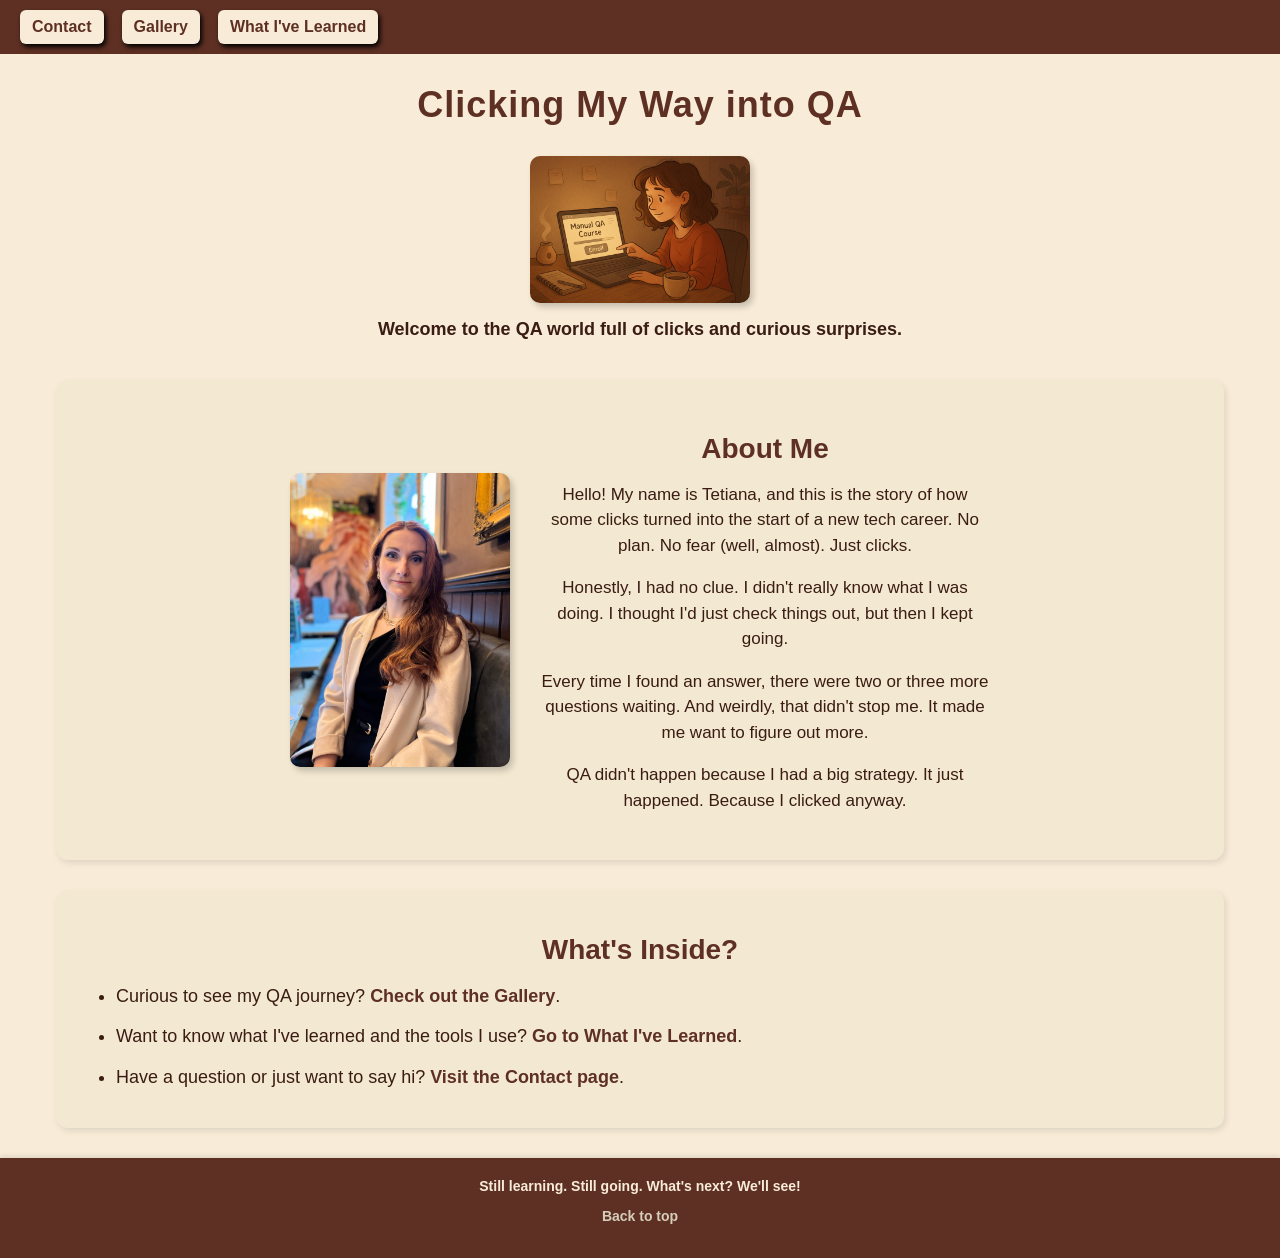
<file: HTML/Index.html>
<!DOCTYPE html>
<html>
<head>
  <meta charset="UTF-8">
  <title>Clicking My Way</title>
  <link rel="stylesheet" href="style.css">
</head>
<body>
    <a id="top"></a>
    <nav>
       <a href="pages/Contact.html"><button>Contact</button></a> |
       <a href="pages/Gallery.html"><button>Gallery</button></a> |
       <a href="pages/Learn.html"><button>What I've Learned</button></a>
    </nav>
    <div class="welcome-block">
       <h1>Clicking My Way into QA</h1>
       <img src="photo/Enroll.jpg" alt="The girl applies for QA course" width="200">
       <p>Welcome to the QA world full of clicks and curious surprises.</p>
    </div>
    <div class="about-me">
       <img src="photo/My photo.jpeg" alt="My Photo" width="300">
       <div class="text">
          <h2>About Me</h2>
          <p>Hello! My name is Tetiana, and this is the story of how some clicks turned into the start of a new tech career. No plan. No fear (well, almost). Just clicks.</p>
          <p>Honestly, I had no clue. I didn't really know what I was doing. I thought I'd just check things out, but then I kept going.</p>
          <p>Every time I found an answer, there were two or three more questions waiting. And weirdly, that didn't stop me. It made me want to figure out more.</p>
          <p>QA didn't happen because I had a big strategy. It just happened. Because I clicked anyway.</p>
       </div>
    </div>
    <div class="whats-inside">
      <h2>What's Inside?</h2>
      <ul>
         <li>Curious to see my QA journey? <a href="pages/Gallery.html">Check out the Gallery</a>.</li>
         <li>Want to know what I've learned and the tools I use? <a href="pages/Learn.html">Go to What I've Learned</a>.</li>
         <li>Have a question or just want to say hi? <a href="pages/Contact.html">Visit the Contact page</a>.</li>
      </ul>
    </div>
    <footer>
      <strong>Still learning. Still going. What's next? We'll see!</strong>
      <p><a href="#top">Back to top</a></p>
    </footer>
</body>
</html>
</file>
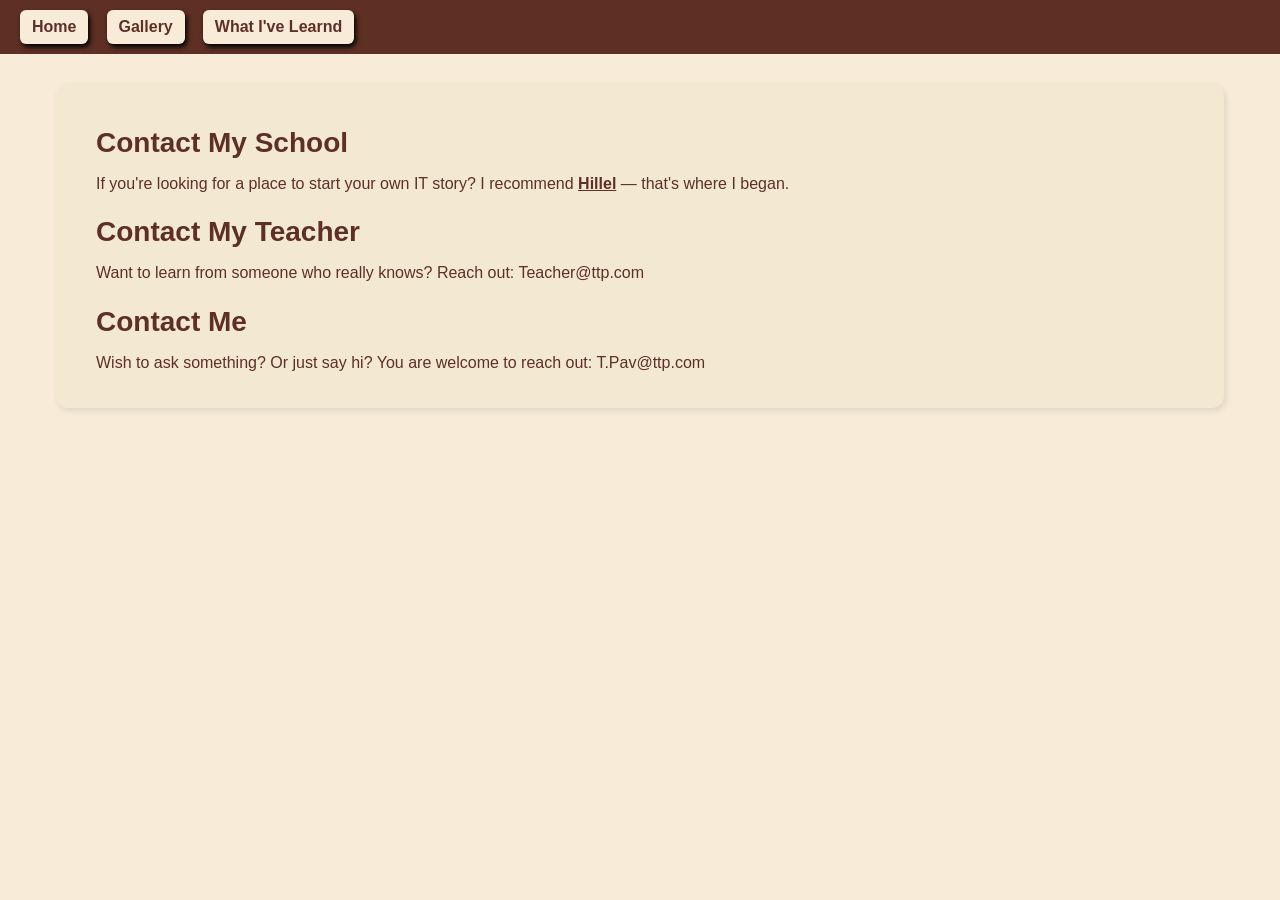
<file: HTML/pages/Contact.html>
<!DOCTYPE html>
<html>
<head>
   <meta charset="UTF-8">
   <title>Contact</title>
   <link rel="stylesheet" href="../style.css">
</head>
<body>
 <nav>
  <a href="../Index.html"><button>Home</button></a> |
  <a href="Gallery.html"><button>Gallery</button></a> |
  <a href="Learn.html"><button>What I've Learnd</button></a>
 </nav>
   <div class="contact">
     <h2>Contact My School</h2>
     <p>If you're looking for a place to start your own IT story? I recommend <a href="https://ithillel.ua">Hillel</a> — that's where I began.</p>
     <h2>Contact My Teacher</h2>
     <p>Want to learn from someone who really knows? Reach out: Teacher@ttp.com</p>
     <h2>Contact Me</h2>
     <p>Wish to ask something? Or just say hi? You are welcome to reach out: T.Pav@ttp.com</p>
   </div>  
</body>
</html>
</file>
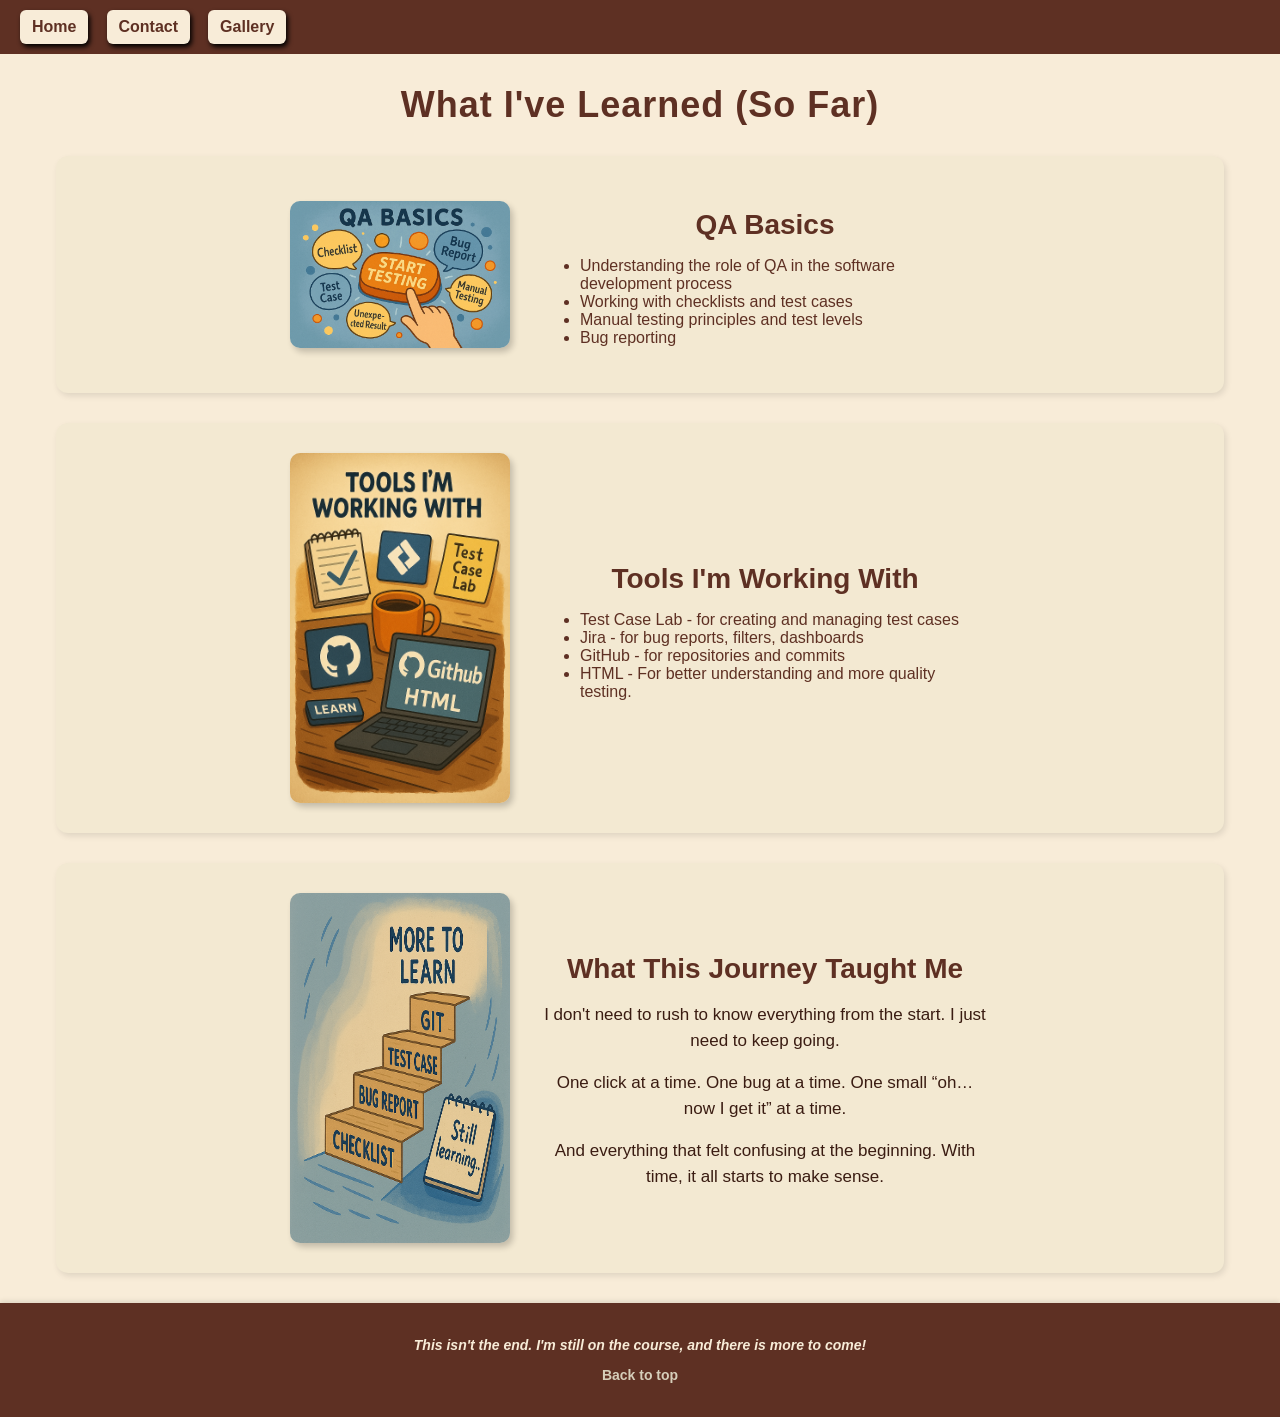
<file: HTML/pages/Learn.html>
<!DOCTYPE html>
<html>
<head>
   <meta charset="UTF-8">
   <title>Contact</title>
   <link rel="stylesheet" href="../style.css">
</head>
<body>
 <a id="top"></a>  
 <nav>
  <a href="../Index.html"><button>Home</button></a> |
  <a href="Contact.html"><button>Contact</button></a> |
  <a href="Gallery.html"><button>Gallery</button></a> 
 </nav>
 <h1>What I've Learned (So Far)</h1>
 <div class="about-me">
 <img src="../photo/QaBasics.png" alt="QA basics illustration" width="300">
     <div class="text">
     <h2>QA Basics</h2>  
         <ul>
             <li>Understanding the role of QA in the software development process</li>
             <li>Working with checklists and test cases</li>
             <li>Manual testing principles and test levels</li>
             <li>Bug reporting</li>
         </ul>
     </div>          
 </div>
 <div class="about-me">
 <img src="../photo/tools.png" alt="Tools illustration" width="300" height="350">
     <div class="text">
     <h2>Tools I'm Working With</h2>
         <ul>
             <li>Test Case Lab - for creating and managing test cases</li>
             <li>Jira - for bug reports, filters, dashboards</li>
             <li>GitHub - for repositories and commits</li>
             <li>HTML - For better understanding and more quality testing.</li>
         </ul>
     </div>
 </div>
 <div class="about-me">
 <img src="../photo/steps.png" alt="Steps" width="300" height="350"> 
     <div class="text">
     <h2>What This Journey Taught Me</h2>
         <p>I don't need to rush to know everything from the start. I just need to keep going.</p>
         <p>One click at a time. One bug at a time. One small “oh… now I get it” at a time.</p>
         <p>And everything that felt confusing at the beginning. With time, it all starts to make sense.</p>
     </div>
 </div>
 <footer>
     <p><strong><em>This isn't the end. I'm still on the course, and there is more to come!</em></strong></p>
     <p><a href="#top">Back to top</a></p>
 </footer>
</body>
</html>
</file>
<file: HTML/style.css>
body {
    background-color: #F8ECD8;
    color: #5E3023;
    font-family: Arial, sans-serif;
    margin: 0;
    padding: 0;
}
nav {
    background-color: #5E3023;
    padding: 10px 20px;
}
nav a button {
    background-color: #F8ECD8;
    color: #5E3023;
    border: none;
    padding: 8px 12px;
    font-size: 16px;
    margin-right: 5px;
    border-radius: 6px;
    cursor: pointer;
    font-weight: bold;
    box-shadow: 2px 3px 5px rgb(0, 0, 0.2);
    transition: all 0.3s ease;
}
nav a button:hover{
    background-color: #D6CEBA;
    color: #3A1C12;
    transition: all 0.3s ease;
    box-shadow: 3px 4px 6px rgb(0, 0, 0.25);
}
h1 {
    font-size: 36px;
    color: #5E3023;
    text-align: center;
    margin-top: 30px;
    margin-bottom: 20px;
    letter-spacing: 1px;
}
.welcome-block {
    text-align: center;
    margin-top: 30px;
    margin-bottom: 40px;
}

.welcome-block img {
    width: 220px;
    border-radius: 10px;
    box-shadow: 3px 4px 6px rgba(0, 0, 0, 0.2);
    margin-top: 10px;
}
.welcome-block p {
    font-size: 18px;
    font-weight: bold;
    color: #3A1C12;
    margin-top: 12px;
}
.about-me {
    display: flex;
    align-items: center;
    justify-content: center;
    gap: 30px;
    flex-wrap: wrap;
    background-color: #F3E9D2;
    padding: 30px 40px;
    margin: 30px auto;
    width: 85%;
    border-radius: 12px;
    box-shadow: 2px 3px 6px rgba(0, 0, 0, 0.1);
}
.about-me img {
    width: 220px;
    border-radius: 10px;
    box-shadow: 3px 4px 6px rgba(0, 0, 0, 0.2);
}
.about-me .text {
    max-width: 450px;
}
.about-me h2 {
    color: #5E3023;
    font-size: 28px;
    margin-bottom: 10px;
    text-align: center;
}
.about-me p {
    font-size: 17px;
    line-height: 1.5;
    color: #3A1C12;
    text-align: center;
}
.whats-inside {
    background-color: #F3E9D2;
    margin: 30px auto;
    padding: 20px 40px;
    width: 85%;
    border-radius: 12px;
    box-shadow: 2px 3px 6px rgba(0, 0, 0, 0.1);
    text-align: left;
}
.whats-inside h2 {
    color: #5E3023;
    font-size: 28px;
    margin-bottom: 15px;
    text-align: center;
}
.whats-inside ul {
    list-style-type: disc;
    padding-left: 20px;
}
.whats-inside li {
    font-size: 18px;
    line-height: 1.6;
    margin-bottom: 12px;
    color: #3A1C12;
}
.whats-inside a {
    color: #5E3023;
    font-weight: bold;
    text-decoration: none;
}
.whats-inside a:hover {
    text-decoration: underline;
}
footer {
    background-color: #5E3023;
    color: #F8ECD8;
    text-align: center;
    padding: 20px;
    font-size: 14px;
    margin-top: 30px;
    box-shadow: 0 -2px 5px rgba(0, 0, 0, 0.1);
}
footer a {
    color: #D6CEBA;
    text-decoration: none;
    font-weight: bold;
}
footer a:hover {
    text-decoration: underline;
}
.contact {
    background-color: #F3E9D2;
    margin: 30px auto;
    padding: 20px 40px;
    width: 85%;
    border-radius: 12px;
    box-shadow: 2px 3px 6px rgba(0, 0, 0, 0.1);
    text-align: left;
}
.contact h2 {
    color: #5E3023;
    font-size: 28px;
    margin-bottom: 15px;
    text-align: left;
}
.contact a {
    color: #5E3023;
    font-weight: bold;
    text-decoration: underline;
}
</file>
